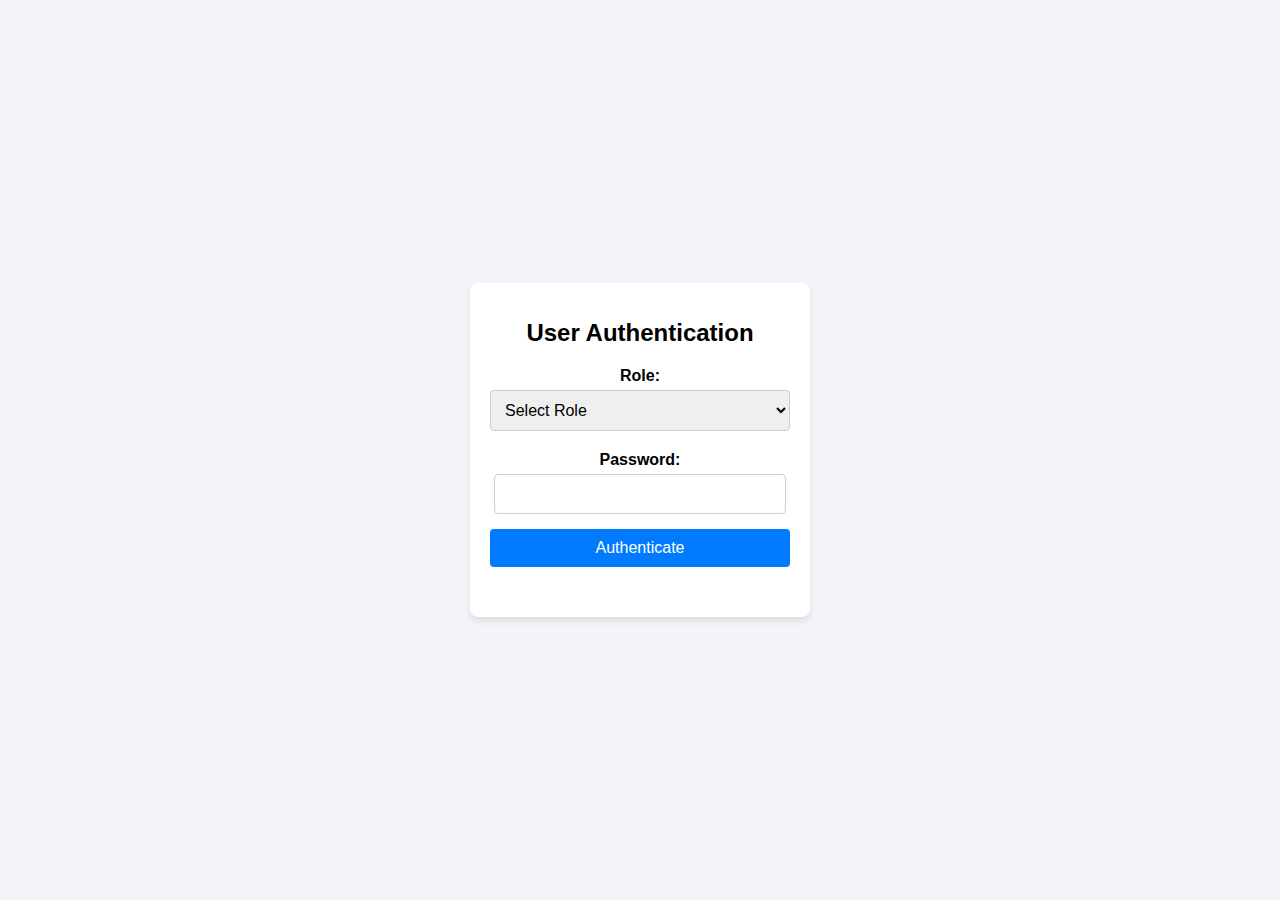
<file: WebDev T4-L4.1/index.html>
<!DOCTYPE html>
<html lang="en">
<head>
  <meta charset="UTF-8">
  <meta name="viewport" content="width=device-width, initial-scale=1.0">
  <title>Authentication Simulation</title>
  <link rel="stylesheet" href="style.css">
</head>
<body>
  <div class="container">
    <h1>User Authentication</h1>
    <form id="authForm">
      <label for="role">Role:</label>
      <select id="role" name="role" required>
        <option value="">Select Role</option>
        <option value="Department Head">Department Head</option>
        <option value="Faculty">Faculty</option>
        <option value="Student Officer">Student Officer</option>
        <option value="Student">Student</option>
      </select>

      <label for="password">Password:</label>
      <input type="password" id="password" name="password" required>

      <button type="submit">Authenticate</button>
    </form>
    <div id="output"></div>
  </div>

  <script src="script.js"></script>
</body>
</html>
</file>
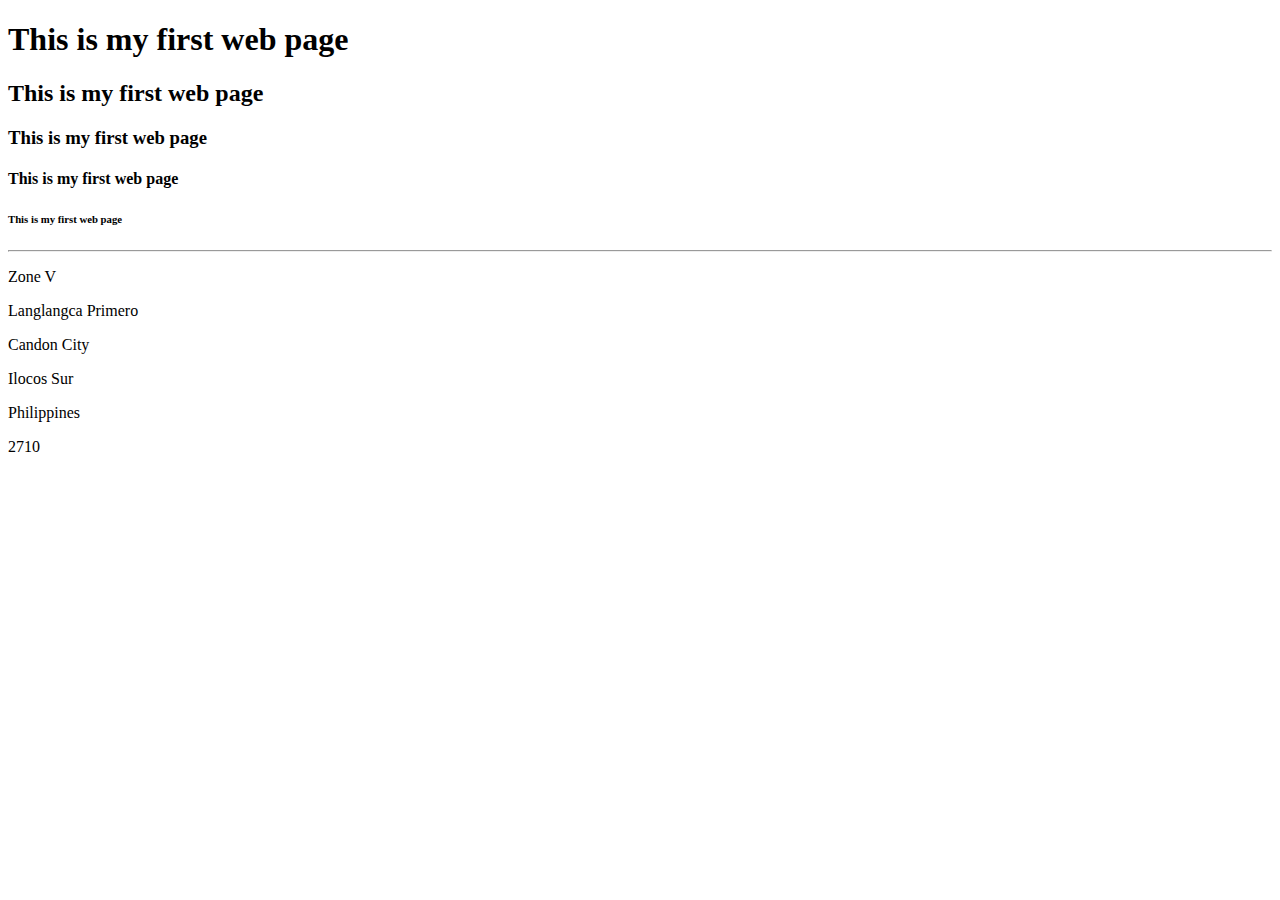
<file: WebDevLab T1-LA1 Web HTML Act 1/index.html>
<!DOCTYPE html>
<html lang="en">
<head>
    <meta charset="UTF-8">
    <meta name="viewport" content="width=device-width, initial-scale=1.0">
    <title>Genesis Manzano</title>
</head>
<body>
      <h1>This is my first web page</h1>
      <h2>This is my first web page</h2>
      <h3>This is my first web page</h3>
      <h4>This is my first web page</h4>
      <h6>This is my first web page</h6>
      <hr> <!-- horizontal line -->
  
      <!--address section -->
      <p>Zone V</p>
      <p>Langlangca Primero</p>
      <p>Candon City</p>
      <p>Ilocos Sur</p>
      <p>Philippines</p>
      <p>2710</p> 
</body>
</html>
</file>
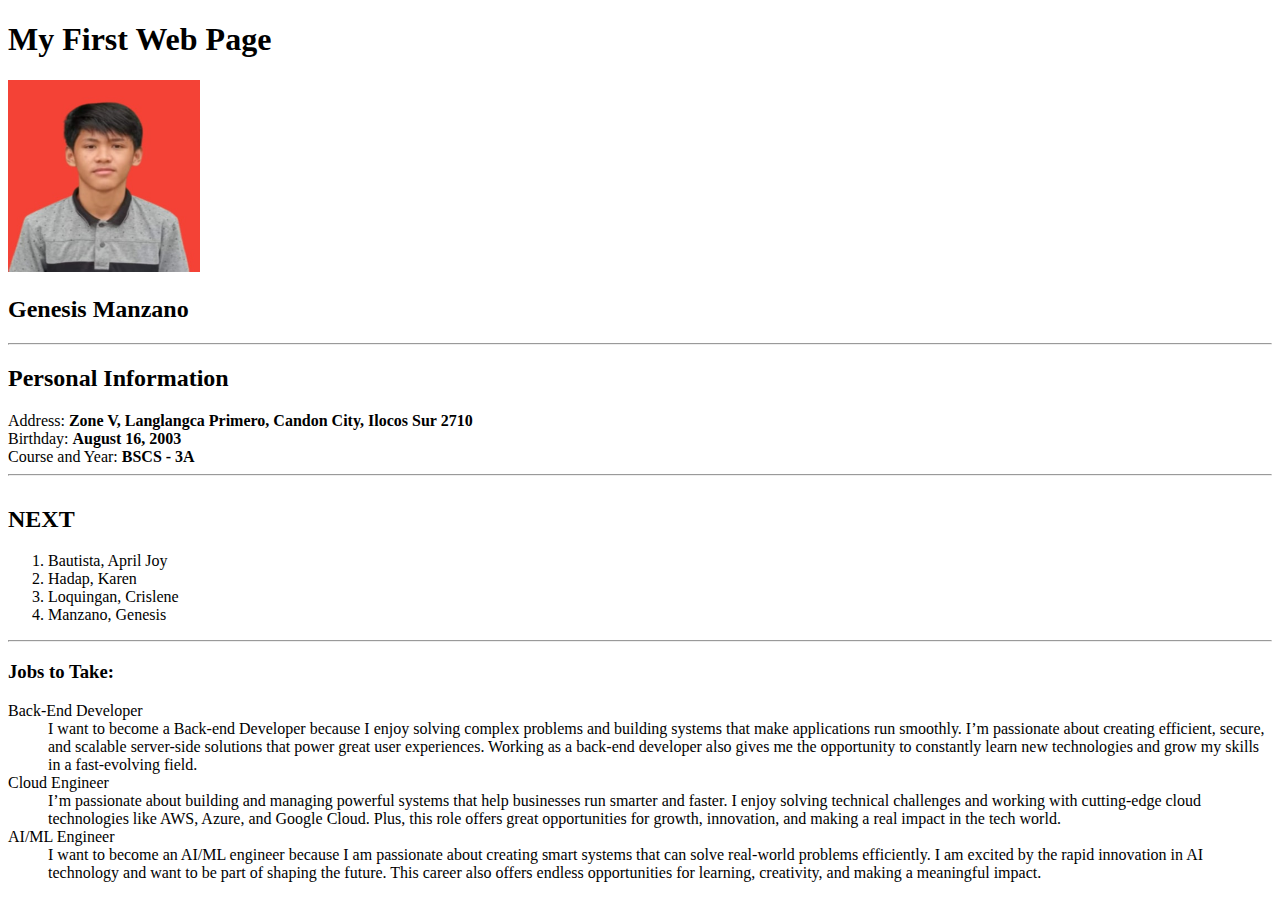
<file: WebDevLab T1-LA2 Web HTML Resume/index.html>
<!DOCTYPE html>
<html lang="en">
<head>
    <meta charset="UTF-8">
    <meta name="viewport" content="width=device-width, initial-scale=1.0">
    <title>Superman</title>
    <link rel="icon" href="download.png" type="image/x-icon">
</head>
<body>
    <h1>My First Web Page</h1>
    <img src="pixx.jfif" alt="My Profile Image" width="192" height="192"/>
<br>
    <h2>Genesis Manzano</h2>
    <hr>
    <p>
        <h2>Personal Information</h2>
        Address: <strong>Zone V, Langlangca Primero, Candon City, Ilocos Sur 2710</strong>
    <br>
        Birthday: <strong>August 16, 2003</strong>
    <br>
        Course and Year: <strong>BSCS - 3A</strong>
        <hr>
    </p>
    <p style="font-size: 30px;">
        <h2>NEXT</h2></span>
        <ol>
            <li>Bautista, April Joy</li>
            <li>Hadap, Karen</li>
            <li>Loquingan, Crislene</li>
            <li>Manzano, Genesis</li>
        </ol>
        <hr>
    </p>
    <p><h3>Jobs to Take:</h3>
        <dl>
            <dt>Back-End Developer</dt>
            <dd>I want to become a Back-end Developer because I enjoy solving complex problems and building systems that make applications run smoothly. I’m passionate about creating efficient, secure, and scalable server-side solutions that power great user experiences. Working as a back-end developer also gives me the opportunity to constantly learn new technologies and grow my skills in a fast-evolving field.<br></dd>

            <dt>Cloud Engineer</dt>
            <dd> I’m passionate about building and managing powerful systems that help businesses run smarter and faster. I enjoy solving technical challenges and working with cutting-edge cloud technologies like AWS, Azure, and Google Cloud. Plus, this role offers great opportunities for growth, innovation, and making a real impact in the tech world.<br></dd>

            <dt>AI/ML Engineer</dt>
            <dd>I want to become an AI/ML engineer because I am passionate about creating smart systems that can solve real-world problems efficiently. I am excited by the rapid innovation in AI technology and want to be part of shaping the future. This career also offers endless opportunities for learning, creativity, and making a meaningful impact.<br></dd>
        </dl>
    
    </p>
</body>
</html>
</file>
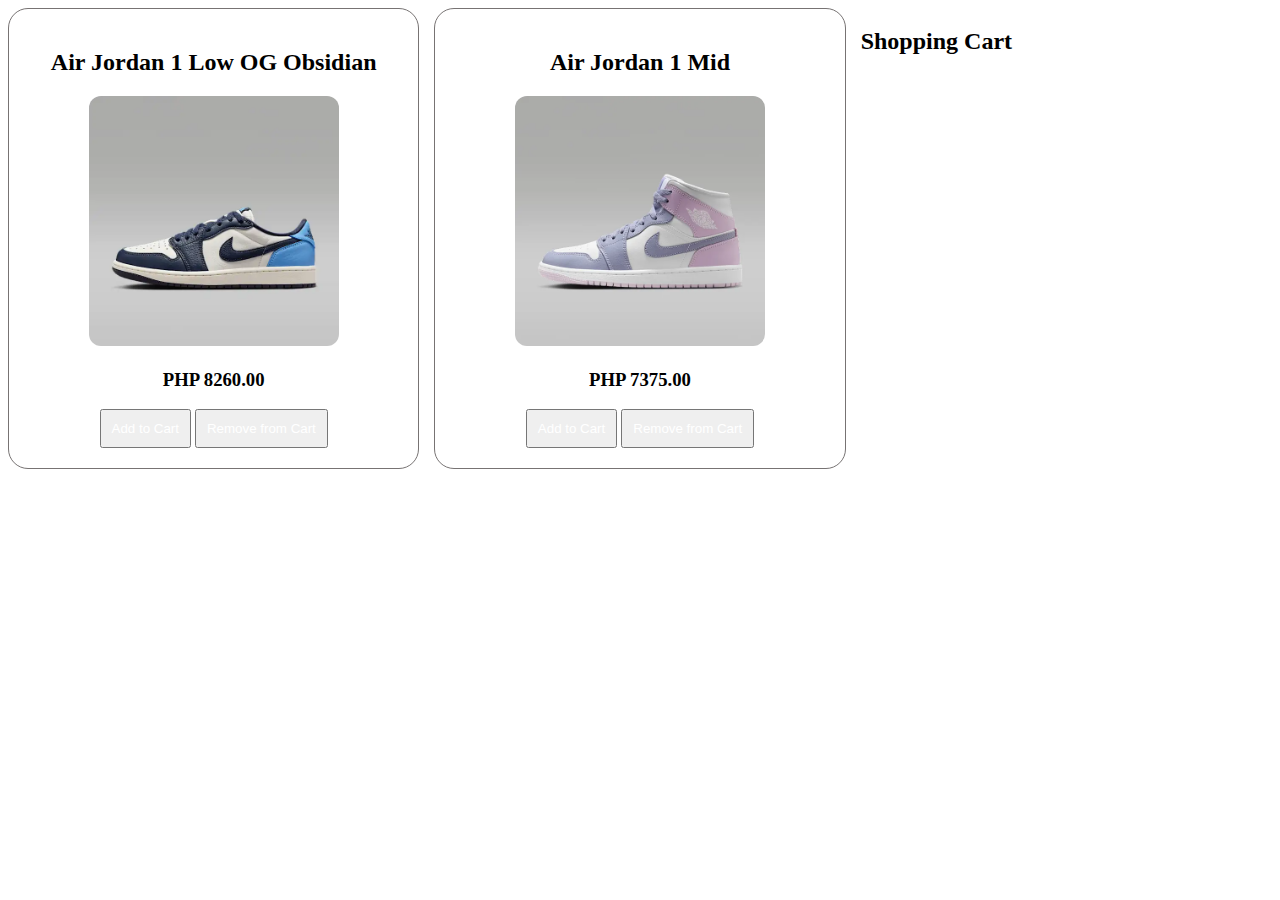
<file: WebDevLab T3-LA2 Simple Shopping Store (JS Activity)/index.html>
<!DOCTYPE html>
<html lang="en">
<head>
	<meta charset="UTF-8">
	<meta name="viewport" content="width=device-width, initial-scale=1.0">
	<link rel="stylesheet" href="./css/style.css">
	<title>Sole Philippines</title>
</head>
<body>
	<div class="container">
		<div class="product">
			<h2>Air Jordan 1 Low OG Obsidian</h2>
			<img src="asset/AirJordan1LowOGObsdian_8260.png" alt="">
			<h3>PHP 8260.00</h3>

			<!--add product to the cart -->
			<button onclick="addToCart('Jordan Low Obsidian', 8260.00)">Add to Cart</button>

			<!-- remove product from cart -->
			<button onclick="removeFromCart('Jordan Low Obsidian', 8260.00)">Remove from Cart</button>
		</div>
	
		<div class="product">
			<h2>Air Jordan 1 Mid</h2>
			<img src="asset/AirJordan1Mid_7375.png" alt="">
			<h3>PHP 7375.00</h3>

			<!--add product to the cart -->
			<button onclick="addToCart('Jordan 1 Mid', 7375.00)">Add to Cart</button>

			<!-- remove product from cart -->
			<button onclick="removeFromCart('Jordan 1 Mid', 7375.00)">Remove from Cart</button>
		</div>
	
		<!-- shopping cart section -->
		<div id="cart">
			<h2>Shopping Cart</h2>
			<!-- added product will get displayed -->
			<ul id="products"></ul>
		</div>
	</div>

	<script src="./js/cart.js" defer></script>
</body>
</html>
</file>
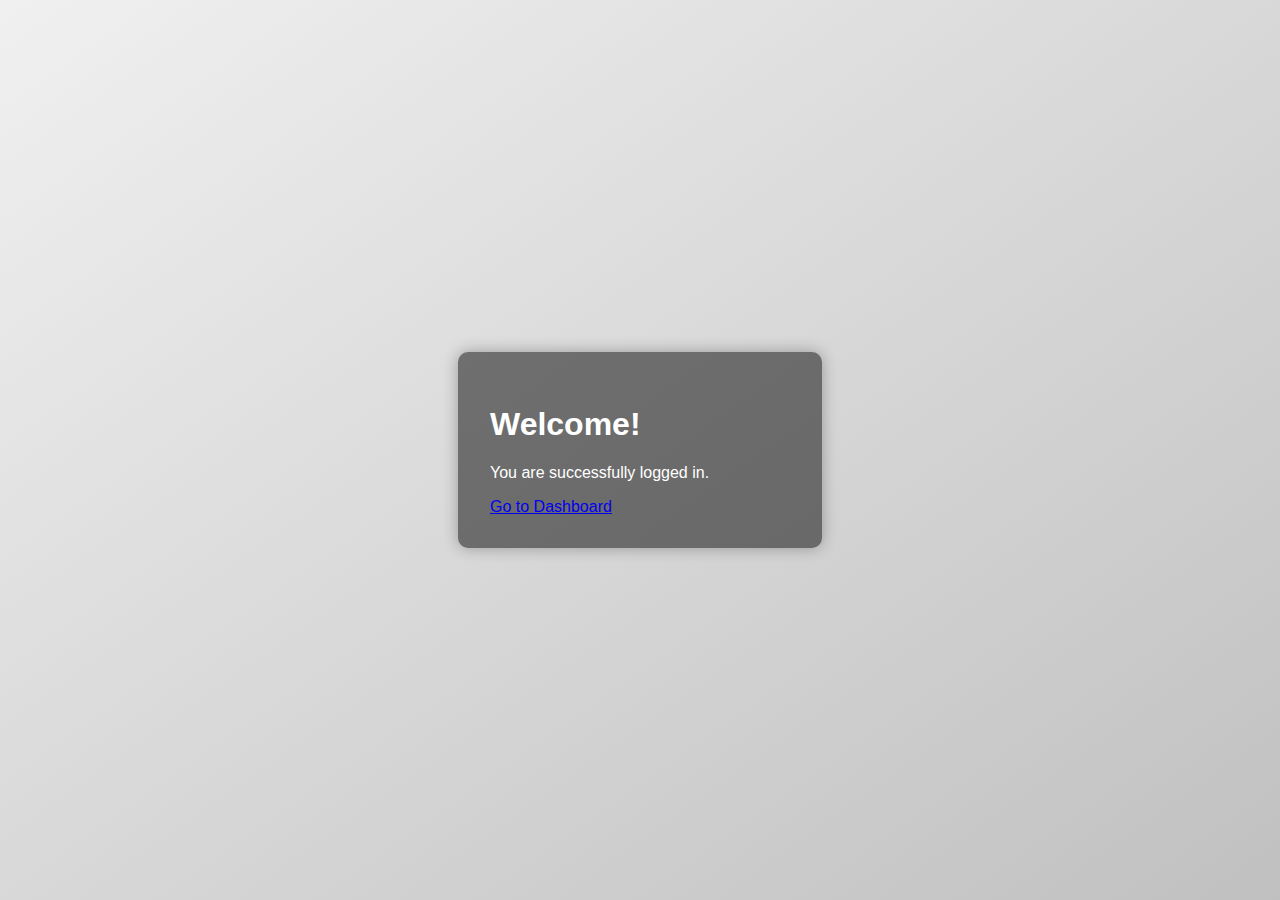
<file: WebDev T5-LA4/loggedIn.html>
<html lang="en">
<head>
  <meta charset="UTF-8">
  <meta name="viewport" content="width=device-width, initial-scale=1.0">
  <title>Welcome</title>
  <link rel="stylesheet" href="css/style.css">
</head>
<body>
  <div class="form-container">
    <h1>Welcome!</h1>
    <p>You are successfully logged in.</p>
    <a href="dashboard.html"> Go to Dashboard</a>
  </div>
</body>
</html>
</file>
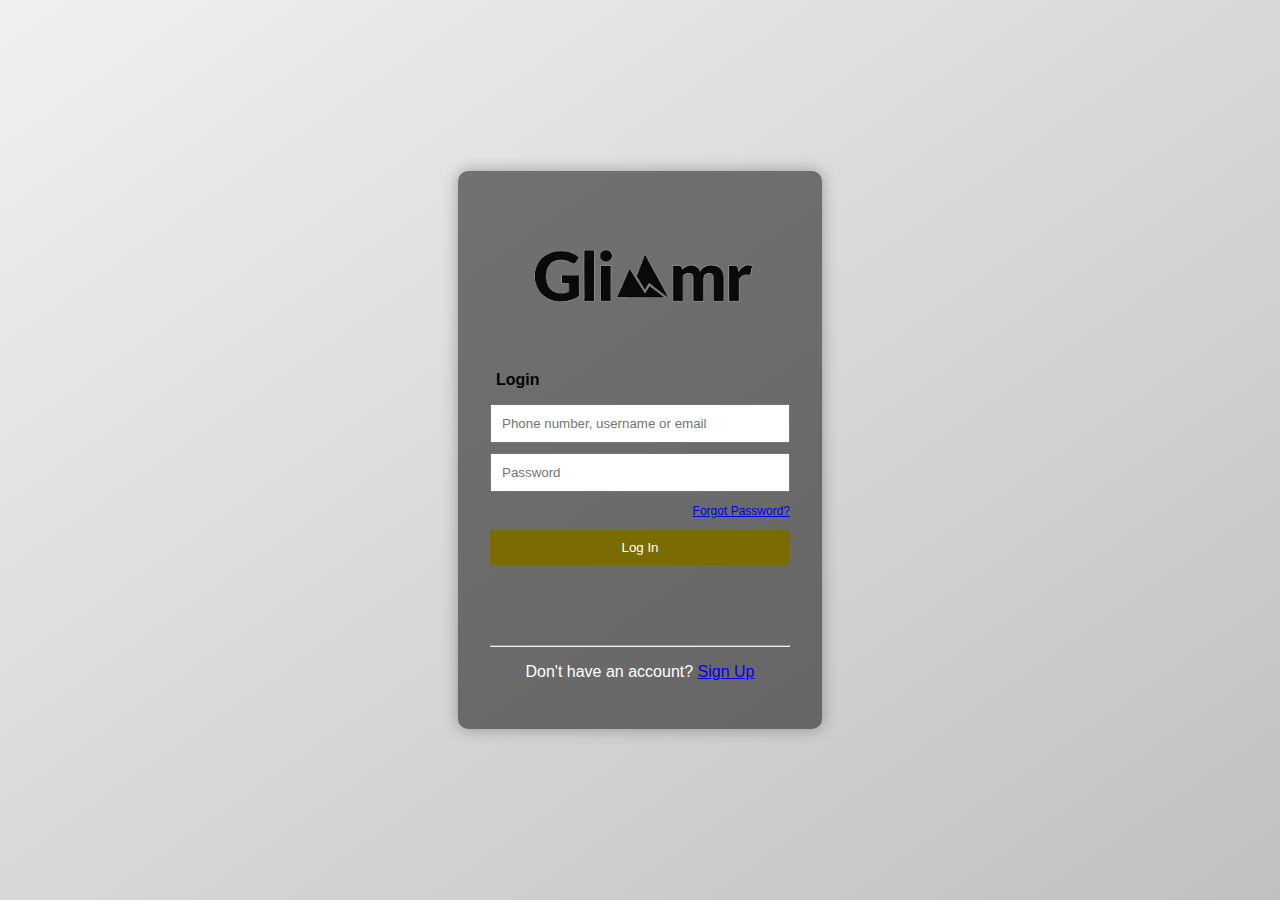
<file: WebDev T5-LA4/logIn.html>
<html lang="en">
<head>
  <meta charset="UTF-8">
  <meta name="viewport" content="width=device-width, initial-scale=1.0">
  <title>Login</title>
  <link rel="stylesheet" href="css/style.css">
</head>
<body>
  <div class="form-container">
    <img src="resources/logo.png" alt="Logo" class="logo">
    <h4>Login</h4>

    <form id="loginForm">
      <input type="text" id="login-username" placeholder="Phone number, username or email" required>
      <input type="password" id="login-password" placeholder="Password" required>
      <p class="forgot_password"><a href="#">Forgot Password?</a></p>
      <button type="submit">Log In</button>
    </form>
    
    <hr>

    <p class="bottom">Don't have an account? <a href="signUp.html">Sign Up</a></p>
  </div>
  <script src="js/main.js"></script>
</body>
</html>
</file>
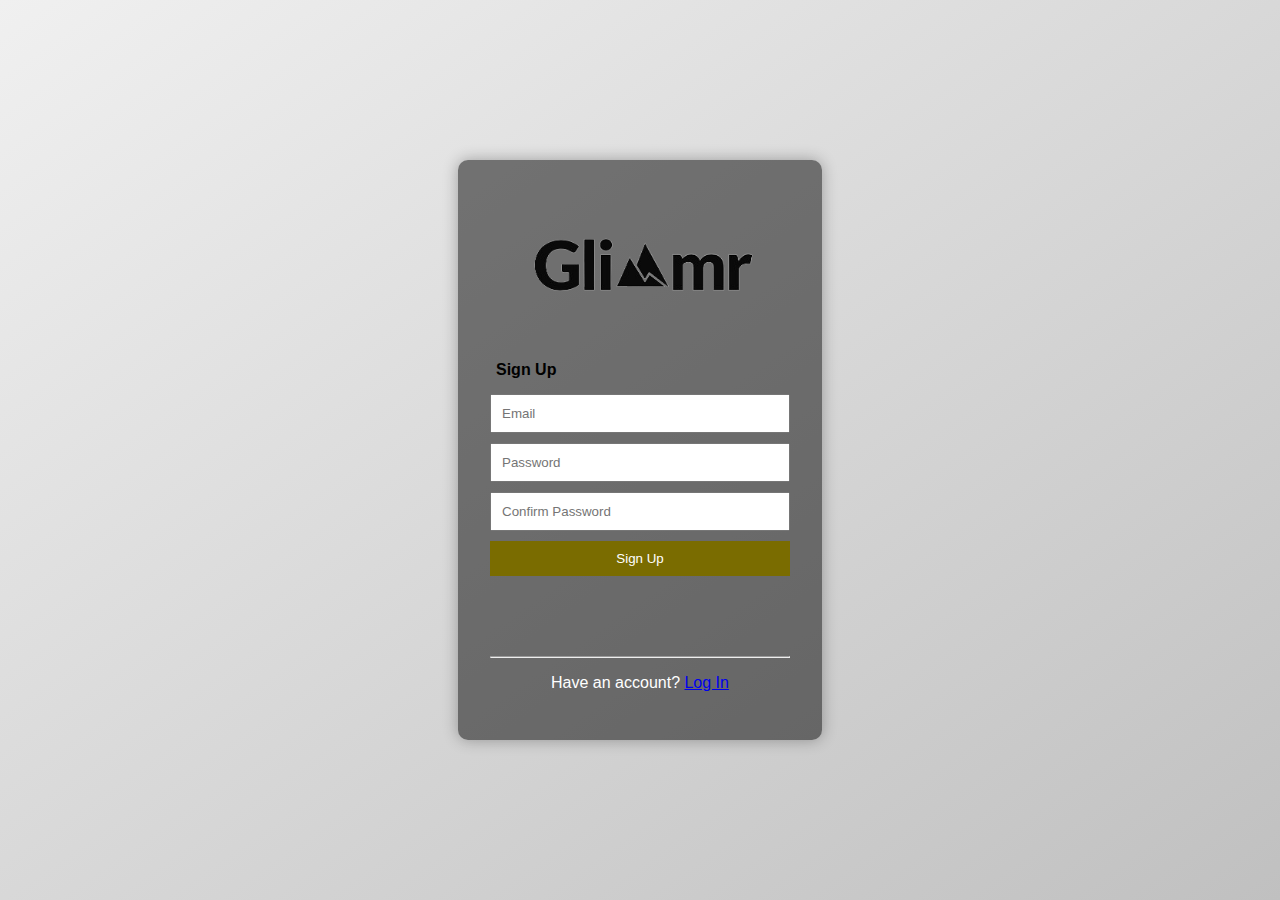
<file: WebDev T5-LA4/signUp.html>
<html lang="en">
<head>
  <meta charset="UTF-8">
  <meta name="viewport" content="width=device-width, initial-scale=1.0">
  <title>Sign Up</title>
  <link rel="stylesheet" href="css/style.css">
</head>
<body>
  <div class="form-container">
    <img src="resources/logo.png" alt="Logo" class="logo">
    <h4>Sign Up</h4>
    <form id="signupForm">
      <input type="email" id="signup-email" placeholder="Email" required>
      <input type="password" id="signup-password" placeholder="Password" required>
      <input type="password" id="signup-confirm" placeholder="Confirm Password" required>
      <button type="submit">Sign Up</button>
    </form>

    <hr>

    <p class="bottom">Have an account? <a href="logIn.html">Log In</a></p>
  </div>
  <script src="js/main.js"></script>
</body>
</html>
</file>
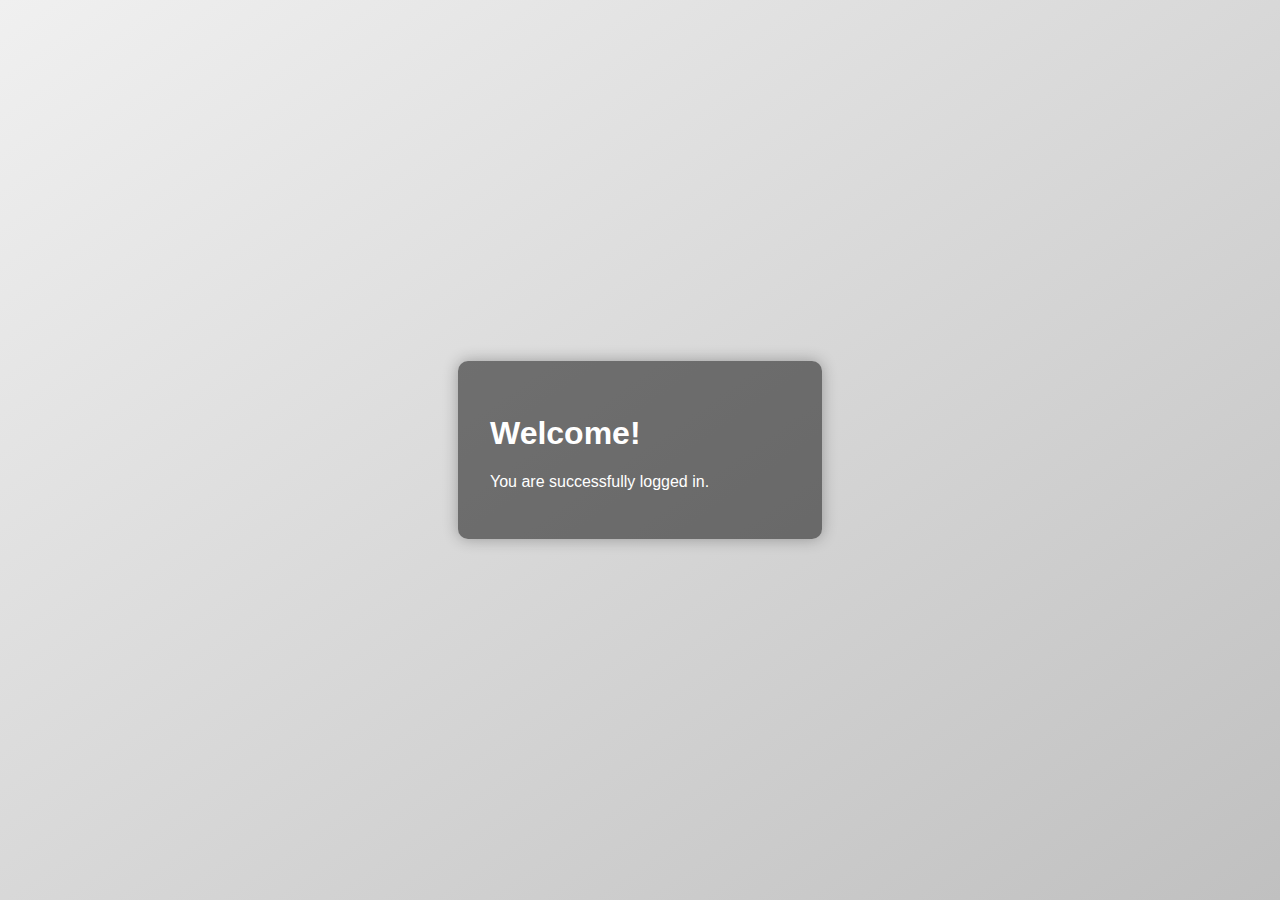
<file: WebDevLab T3-LA1.1/loggedIn.html>
<html lang="en">
<head>
  <meta charset="UTF-8">
  <meta name="viewport" content="width=device-width, initial-scale=1.0">
  <title>Welcome</title>
  <link rel="stylesheet" href="css/style.css">
</head>
<body>
  <div class="form-container">
    <h1>Welcome!</h1>
    <p>You are successfully logged in.</p>
  </div>
</body>
</html>
</file>
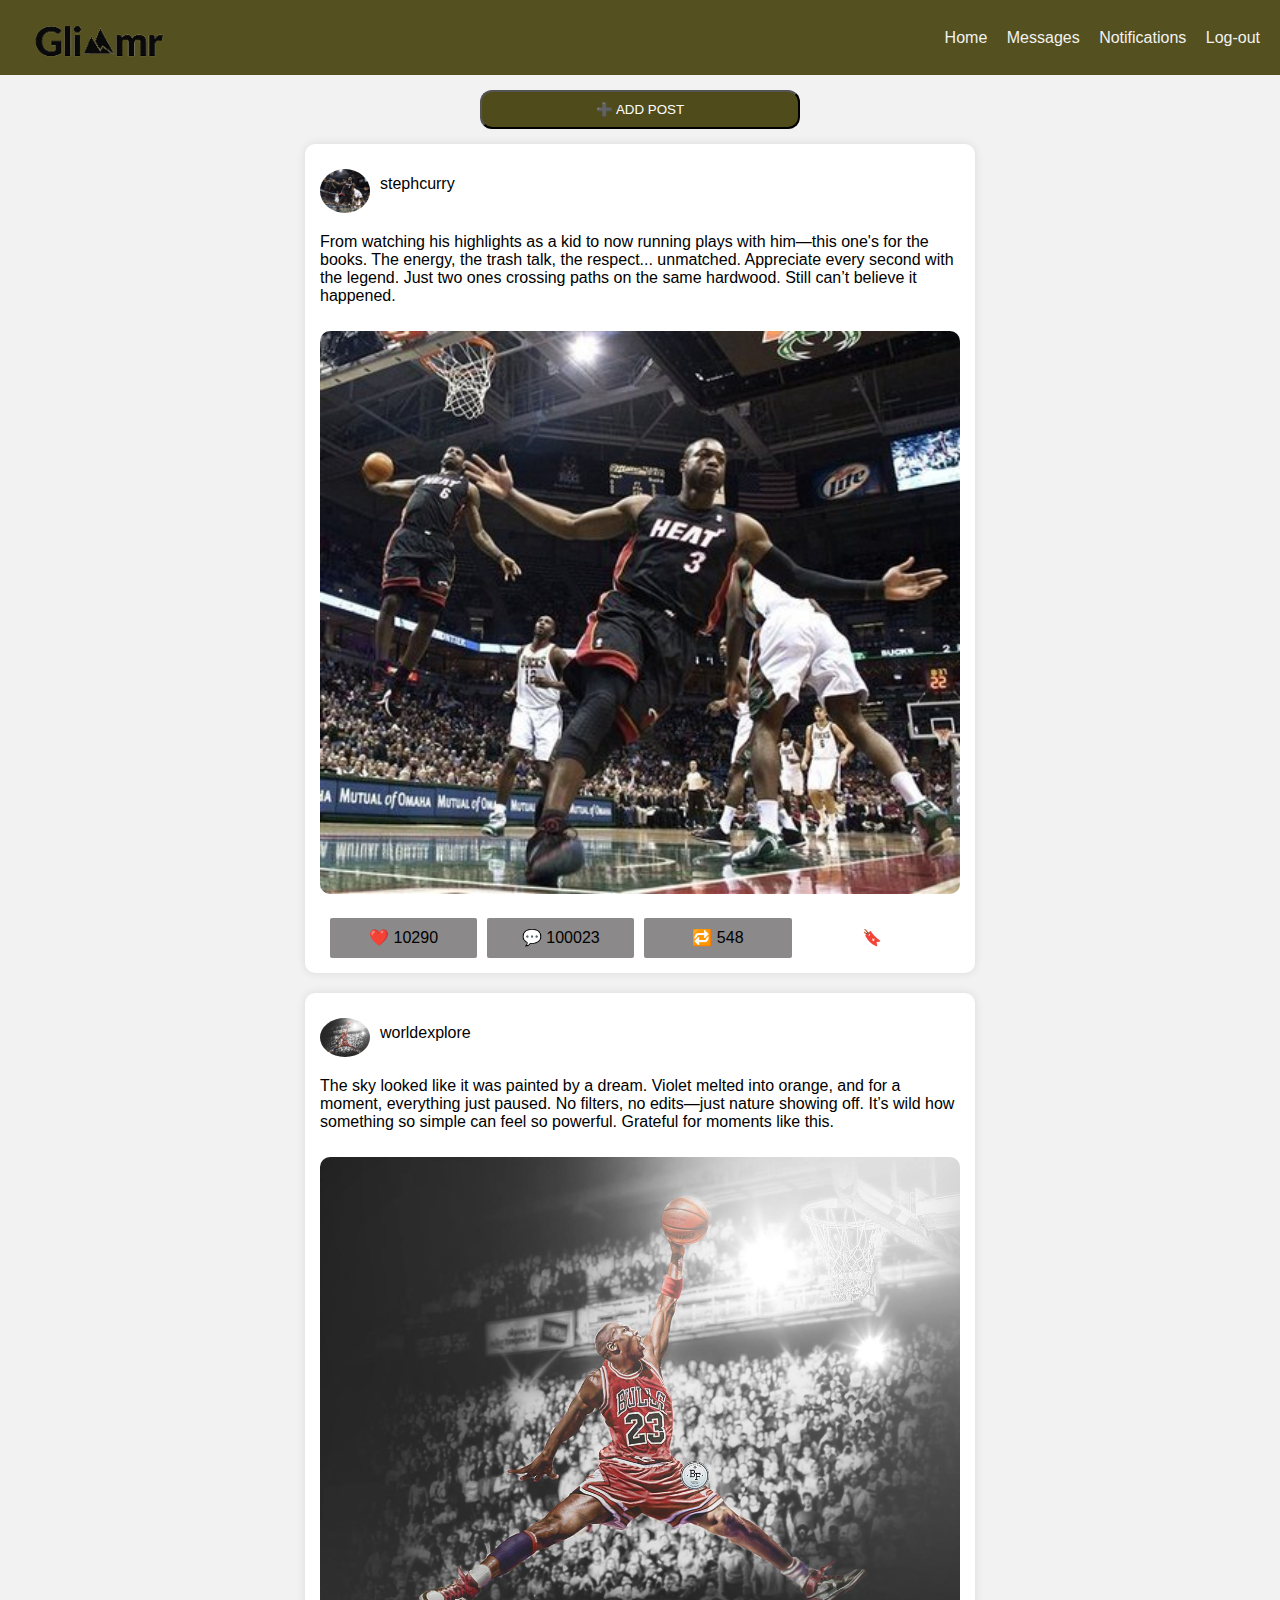
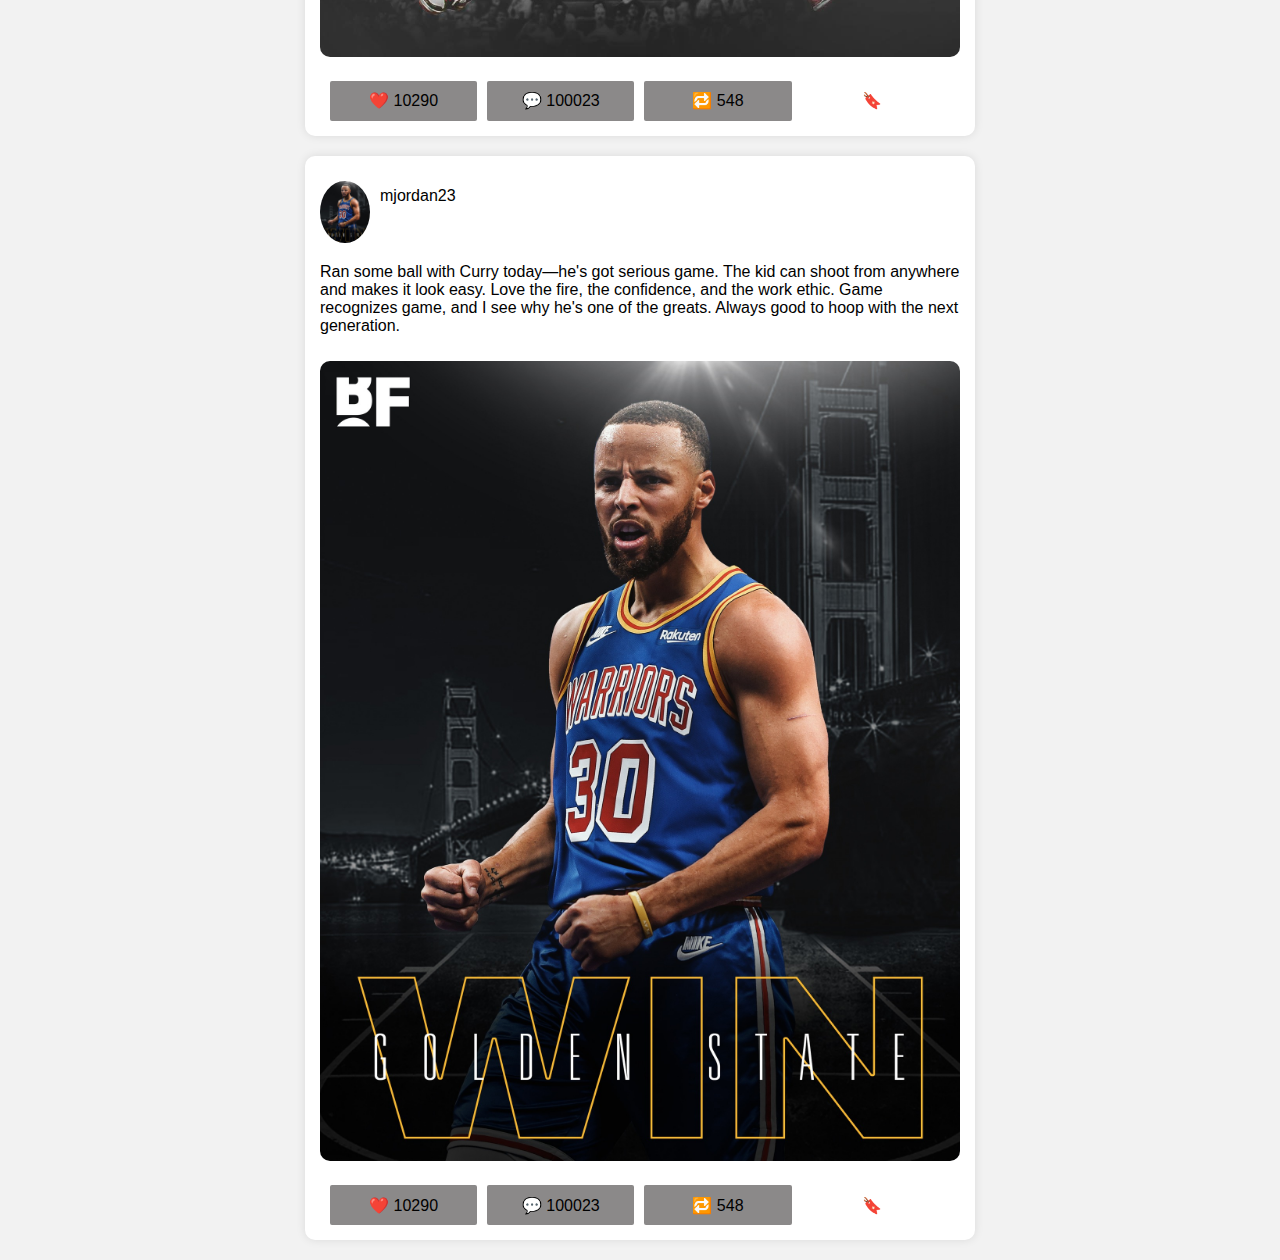
<file: WebDevLab T3-LA1.2 Social Media News Feed/newsfeed.html>
<!DOCTYPE html>
<html lang="en">
<head>
  <meta charset="UTF-8">
  <meta name="viewport" content="width=device-width, initial-scale=1.0">
  <title>News Feed</title>
  <link rel="stylesheet" href="css/style.css">
  <script src="js/script.js" defer></script>
</head>
<body>
  <header>
    <div class="logo"><img src="resources/logo.png" alt=""></div>
    <nav>
      <a href="#">Home</a>
      <a href="#">Messages</a>
      <a href="#">Notifications</a>
      <a href="#">Log-out</a>
    </nav>
  </header>

  <main>
    <button class="add-post">➕ ADD POST</button>

    <div class="post">
      <div class="user-info">
        <div class="user-icon"><img src="resources/legendary.jpg" alt="stephcurry" ></div>
        <div class="username"><p>stephcurry</p></div>
      </div>
      <p>From watching his highlights as a kid to now running plays with him—this one's for the books. The energy, the trash talk, the respect... unmatched. Appreciate every second with the legend. Just two ones crossing paths on the same hardwood. Still can’t believe it happened.</p>
      <img src="resources/legendary.jpg" alt="Curry image" >
      <div class="post-actions">

        <div class="react"><span>❤️ 10290</span></div>
        <div class="react"><span>💬 100023</span></div>
        <div class="react"><span>🔁 548</span></div>
        <div class="save"><span>🔖</span></div>
        
      </div>
    </div>

    <div class="post">
      <div class="user-info">
       <div class="user-icon"><img  src="resources/jordan.jpg" alt="worldexplore" ></div> 
        <div class="username"><p>worldexplore</p></div>
      </div>
      <p>The sky looked like it was painted by a dream. Violet melted into orange, and for a moment, everything just paused. No filters, no edits—just nature showing off. It’s wild how something so simple can feel so powerful. Grateful for moments like this.</p>
      <img src="resources/jordan.jpg" alt="sunset">
      <div class="post-actions">
        <div class="react"><span>❤️ 10290</span></div>
        <div class="react"><span>💬 100023</span></div>
        <div class="react"><span>🔁 548</span></div>
        <div class="save"><span>🔖</span></div>
      </div>
    </div>

    <div class="post">
      <div class="user-info">
        <div class="user-icon"><img src="resources/win.jpg" alt="mjordan23" ></div>
        <div class="username"><p>mjordan23</p></div>
      </div>
      <p>Ran some ball with Curry today—he's got serious game. The kid can shoot from anywhere and makes it look easy. Love the fire, the confidence, and the work ethic. Game recognizes game, and I see why he's one of the greats. Always good to hoop with the next generation.</p>
      <img src="resources/win.jpg" alt="MJ and Curry">
      <div class="post-actions">
        <div class="react"><span>❤️ 10290</span></div>
        <div class="react"><span>💬 100023</span></div>
        <div class="react"><span>🔁 548</span></div>
        <div class="save"><span>🔖</span></div>
      </div>
    </div>
  </main>
</body>
</html>
</file>
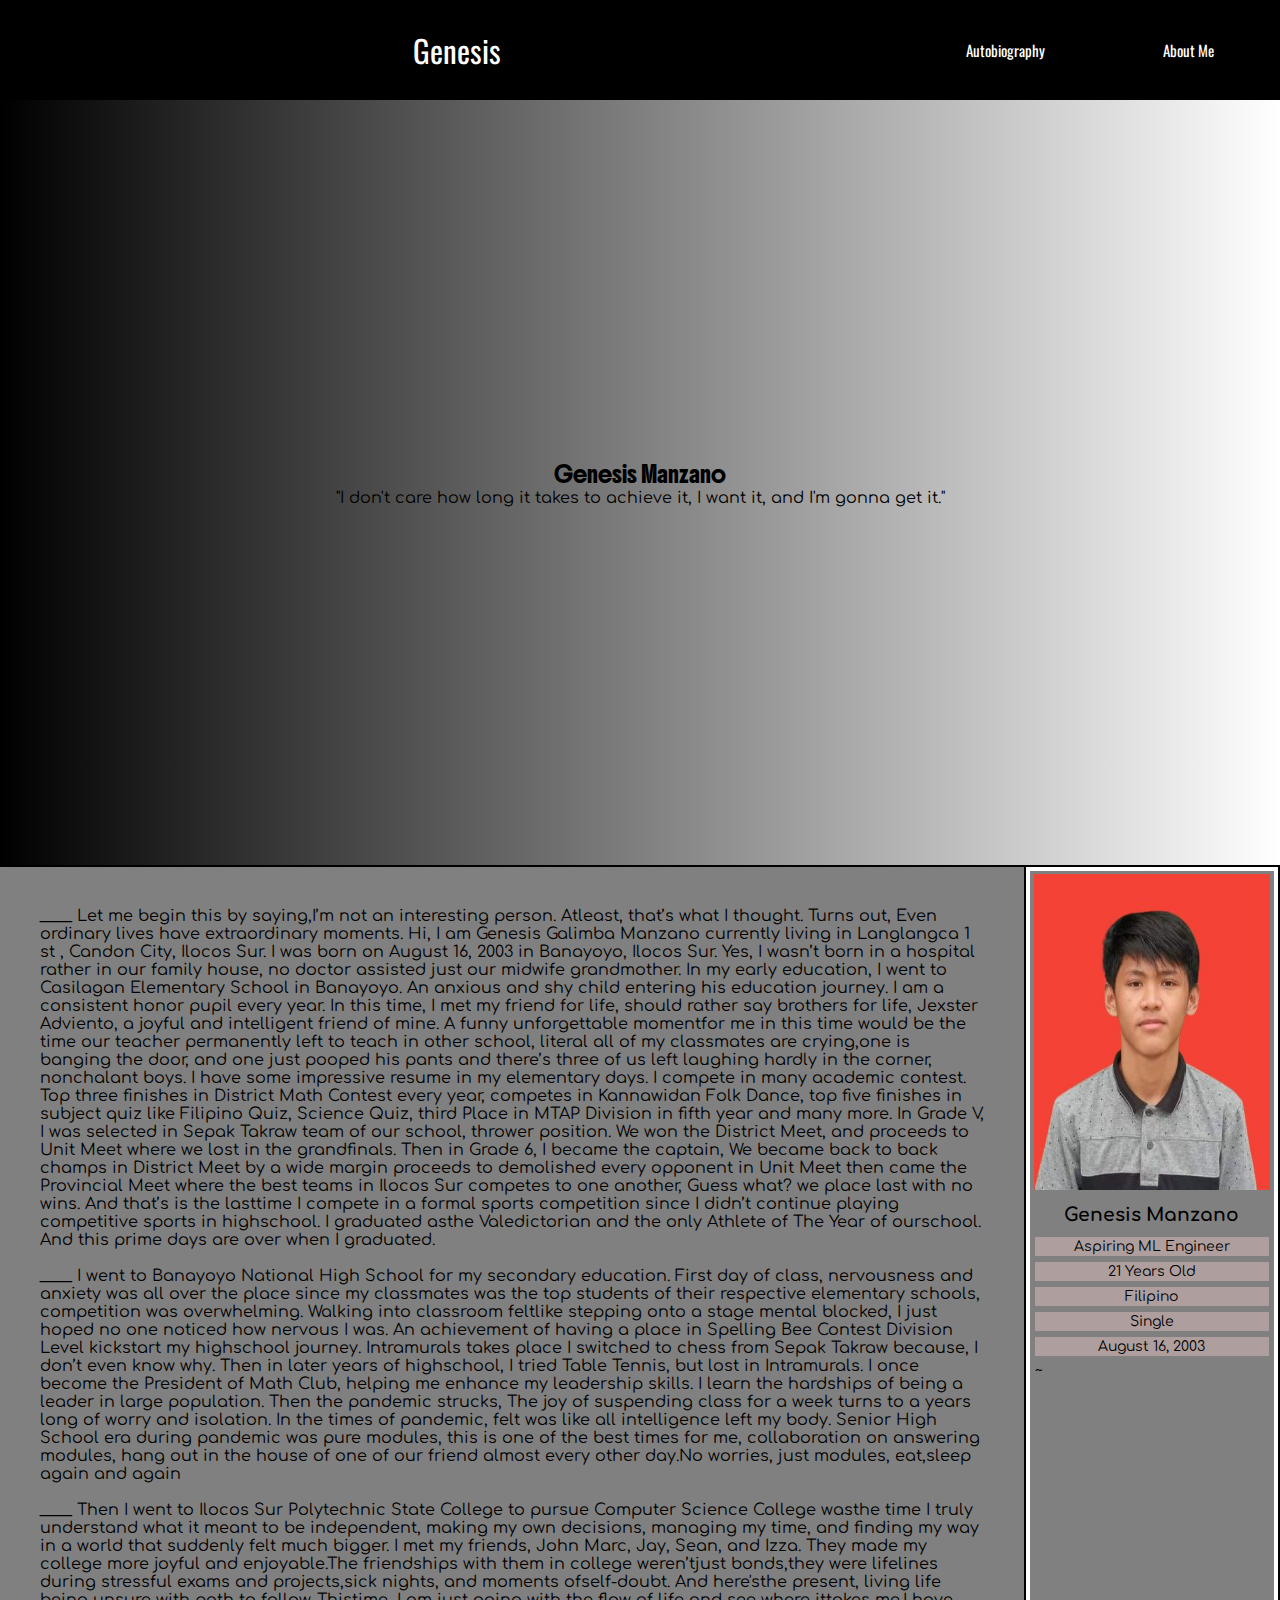
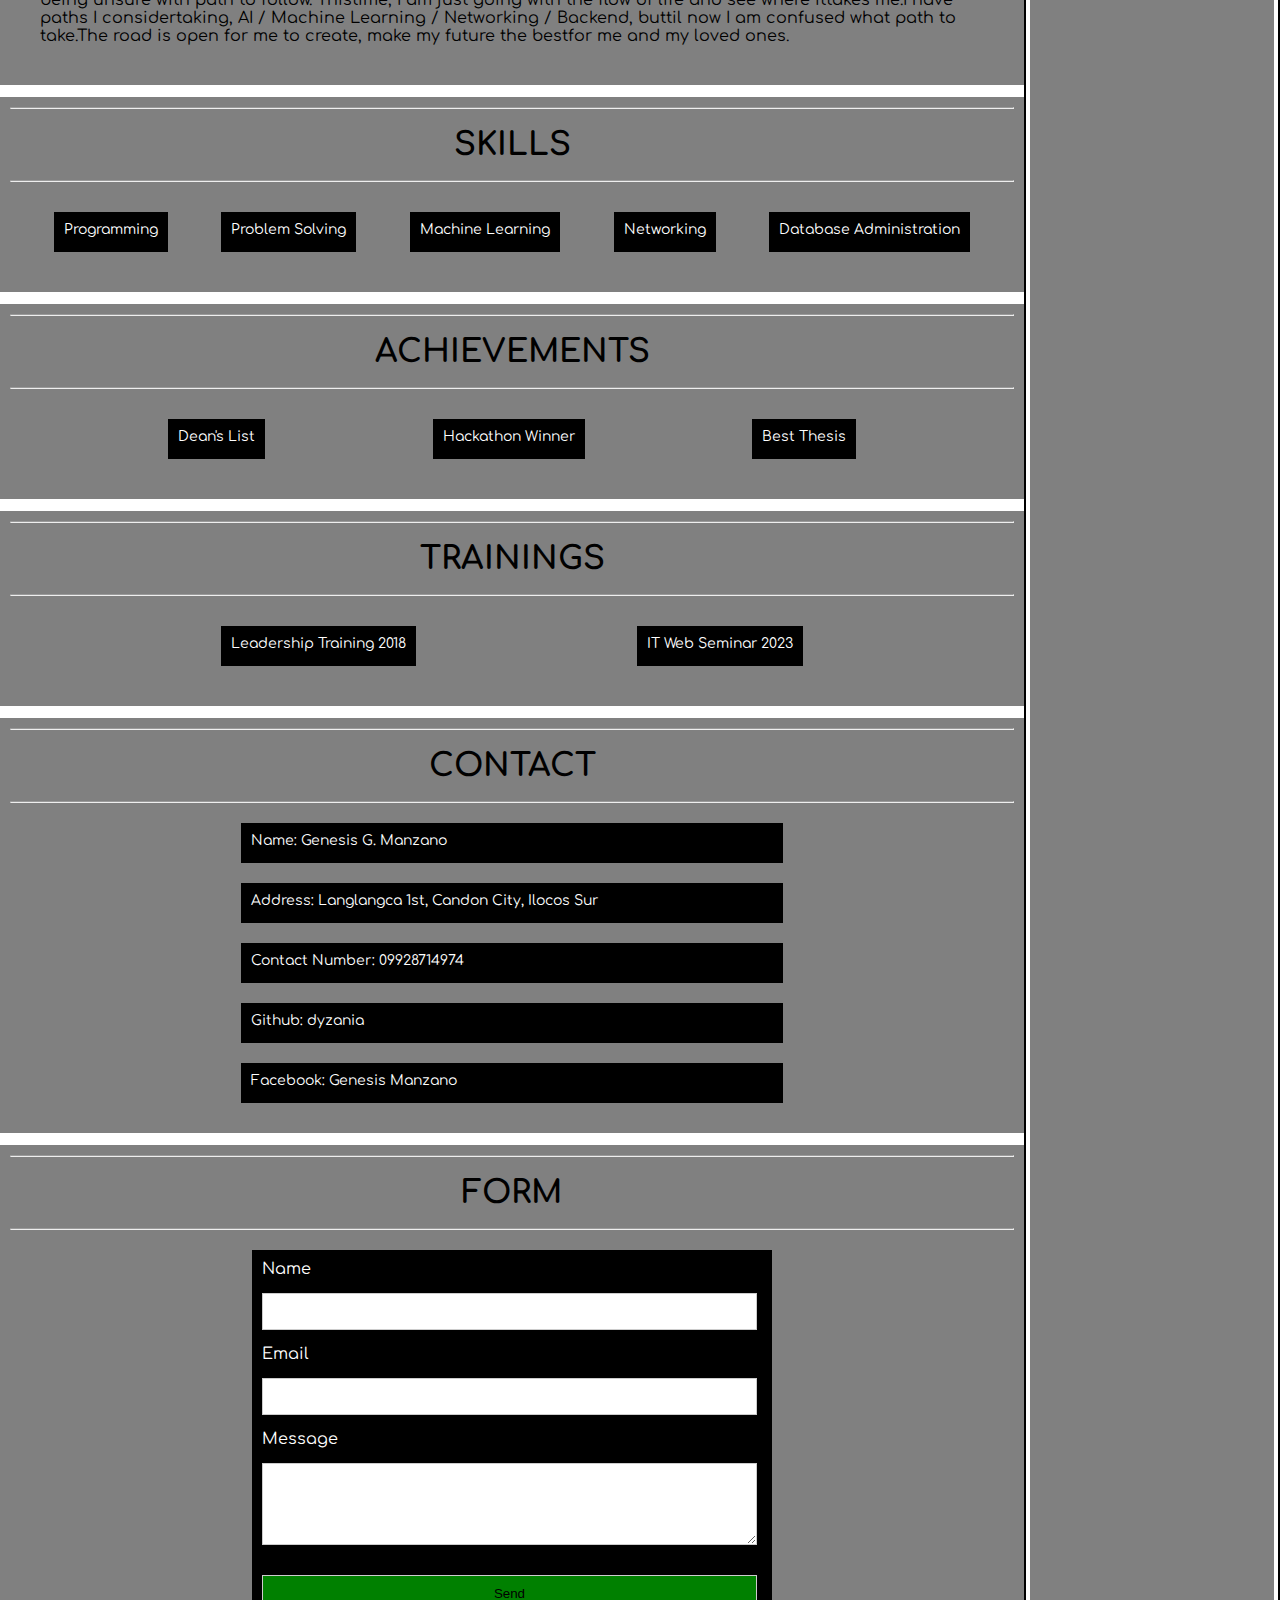
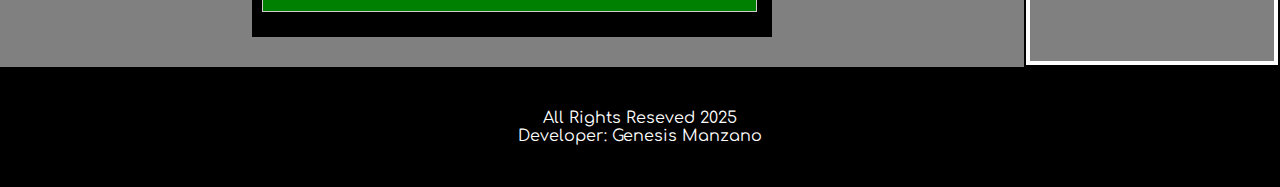
<file: WebDevMCO1  Autobiography/homepage.html>
<!DOCTYPE html>
<html lang="en">
<head>
    <meta charset="UTF-8">
    <meta name="viewport" content="width=device-width, initial-scale=1.0">
    <title>Homepage</title>
    <link rel="stylesheet" href="css/homepage.css">
    <link rel="stylesheet" href="css/fonts.css">
</head>
<body>  
        <header>
            <nav>
                <p style="font-family: Oswald">Genesis</p>
                <div class="buttons "><a href="#auto">Autobiography</a></div>
                <div class="buttons"><a href="#sk">About Me</a></div>
            </nav>
        </header>

        <section class="hero" style="height: 85vh; display: flex; flex-direction: column;">
            <p style="font-family: Boldonse;">Genesis Manzano</p>
            <p>"I don't care how long it takes to achieve it, I want it, and I'm gonna get it."</p>
        </section>

<main>
    <div class="sub_main">

        <section class="all_about_me">

            <div class="auto" id="auto">
                <p> ____ Let me begin this by saying,I’m not an interesting person. Atleast, that’s what I thought. Turns out, Even
                    ordinary lives have extraordinary moments. Hi, I am Genesis Galimba Manzano currently living in Langlangca 1
                    st , Candon City, Ilocos Sur. I was born on August 16, 2003 in Banayoyo, Ilocos Sur. Yes, I wasn’t born in a hospital
                    rather in our family house, no doctor assisted just our midwife grandmother. In my early education, I went to Casilagan Elementary School in Banayoyo. An anxious and shy child
                    entering his education journey. I am a consistent honor pupil every year. In this time, I met my friend for life, should rather say brothers for life, Jexster Adviento, a joyful and intelligent friend of mine. A funny unforgettable
                    momentfor me in this time would be the time our teacher permanently left to teach in other school, literal all of my
                    classmates are crying,one is banging the door, and one just pooped his pants and there’s three of us left laughing
                    hardly in the corner, nonchalant boys. I have some impressive resume in my elementary days. I compete in many academic contest. Top three finishes in
                    District Math Contest every year, competes in Kannawidan Folk Dance, top five finishes in subject quiz like Filipino
                    Quiz, Science Quiz, third Place in MTAP Division in fifth year and many more. In Grade V, I was selected in Sepak
                    Takraw team of our school, thrower position. We won the District Meet, and proceeds to Unit Meet where we
                    lost in the grandfinals. Then in Grade 6, I became the captain, We became back to back champs in District Meet by
                    a wide margin proceeds to demolished every opponent in Unit Meet then came the Provincial Meet where the best
                    teams in Ilocos Sur competes to one another, Guess what? we place last with no wins. And that’s is the lasttime I
                    compete in a formal sports competition since I didn’t continue playing competitive sports in highschool. I
                    graduated asthe Valedictorian and the only Athlete of The Year of ourschool. And this prime days are over when I graduated. <br><br>____ I went to Banayoyo National High School for my secondary education. First day of class, nervousness and
                    anxiety was all over the place since my classmates was the top students of their respective elementary schools, competition was overwhelming. Walking into classroom feltlike stepping onto a stage mental blocked, I just hoped
                    no one noticed how nervous I was. An achievement of having a place in Spelling Bee Contest Division Level
                    kickstart my highschool journey. Intramurals takes place I switched to chess from Sepak Takraw because, I don’t even know why. Then in later
                    years of highschool, I tried Table Tennis, but lost in Intramurals. I once become the President of Math Club, helping
                    me enhance my leadership skills. I learn the hardships of being a leader in large population. Then the pandemic strucks, The joy of suspending class for a week turns to a years long of worry and isolation. In
                    the times of pandemic, felt was like all intelligence left my body. Senior High School era during pandemic was pure
                    modules, this is one of the best times for me, collaboration on answering modules, hang out in the house of one of
                    our friend almost every other day.No worries, just modules, eat,sleep again and again
                    <br><br>
                    ____ Then I went to Ilocos Sur Polytechnic State College to pursue Computer Science College wasthe time I truly
                    understand what it meant to be independent, making my own decisions, managing my time, and finding my way in a
                    world that suddenly felt much bigger. I met my friends, John Marc, Jay, Sean, and Izza. They made my college more
                    joyful and enjoyable.The friendships with them in college weren’tjust bonds,they were lifelines during stressful exams
                    and projects,sick nights, and moments ofself-doubt. And here'sthe present, living life being unsure with path to follow. Thistime, I am just going with the flow of life and
                    see where ittakes me.I have paths I considertaking, AI / Machine Learning / Networking / Backend, buttil now I am
                    confused what path to take.The road is open for me to create, make my future the bestfor me and my loved ones.</p>
            </div>

            <div class="box skills" id="sk">
                <hr><br>
                <h1>SKILLS</h1><br>
                <hr>
                <div class="wrapper">
                    <p>Programming</p>
                    <p>Problem Solving</p>
                    <p>Machine Learning</p>
                    <p>Networking</p>
                    <p>Database Administration</p>
                </div>
            </div>

            <div class="box achievements">
                <hr><br>
                <h1>ACHIEVEMENTS</h1> <br>
                <hr>
                <div class="wrapper">
                    <p>Dean's List</p>
                    <p>Hackathon Winner</p>
                    <p>Best Thesis</p>

                </div>
            </div>

            <div class="box trainings">
                <hr><br>
                <h1>TRAININGS</h1> <br>
                <hr>
                <div class="wrapper">
                    <p>Leadership Training 2018</p>
                    <p>IT Web Seminar 2023</p>
                </div>
            </div>

            <div class="box contact">
                <hr> <br>
                <h1>CONTACT</h1> <br> <hr>
                <div class="contact_info">
                    <p>Name: Genesis G. Manzano</p>
                    <p>Address: Langlangca 1st, Candon City, Ilocos Sur</p>
                    <p>Contact Number: 09928714974</p>
                    <p>Github: dyzania</p>
                    <p>Facebook: Genesis Manzano</p>   
                </div>
            </div>
            <div class="box form">
                <hr> <br>
                <h1>FORM</h1> <br> <hr>
                <div class="form-container">
                    <form action="#" method="post">
                        <label for="name">Name</label>
                        <input type="text" id="name" name="name" required>
                        
                        <label for="email">Email</label>
                        <input type="email" id="email" name="email" required>
                        
                        <label for="message">Message</label>
                        <textarea id="message" name="message" rows="4" required></textarea>
                        
                        <button type="submit" id="Send">Send</button>
                    </form>
                </div>
            </div>


        </section>
    </div>

    <aside>
        <div class="as-cntnt-wrapper">
            <img src="asset/portrait.jpg" alt="portrait photo">
            <div class="personal_info">
                <h3 style="text-align: center; margin: 12px;">Genesis Manzano</h3>
                <p>Aspiring ML Engineer</p>
                <p>21 Years Old</p>
                <p>Filipino</p>
                <p>Single</p>
                <p>August 16, 2003</p>~
            </div>
        </div>
    </aside>
</main>
        <footer>
            <p>All Rights Reseved 2025 </p>
            <p>Developer: Genesis Manzano</p>
            <p</p>
        </footer>
</body>
</html>
</file>
<file: WebDev T4-L4.1/style.css>
body {
    font-family: Arial, sans-serif;
    background-color: #f4f4f9;
    margin: 0;
    padding: 0;
    display: flex;
    justify-content: center;
    align-items: center;
    height: 100vh;
  }
  
  .container {
    background: #fff;
    padding: 20px;
    border-radius: 8px;
    box-shadow: 0 4px 6px rgba(0, 0, 0, 0.1);
    width: 300px;
    text-align: center;
  }
  
  h1 {
    font-size: 24px;
    margin-bottom: 20px;
  }
  
  label {
    display: block;
    margin: 10px 0 5px;
    font-weight: bold;
  }
  
  select, button {
    width: 100%;
    padding: 10px;
    margin-bottom: 10px;
    border: 1px solid #ccc;
    border-radius: 4px;
    font-size: 16px;
  }
  input {
    width: 90%;
    padding: 10px;
    margin-bottom: 15px;
    border: 1px solid #ccc;
    border-radius: 4px;
    font-size: 16px;
  }
  
  button {
    background-color: #007bff;
    color: white;
    border: none;
    cursor: pointer;
  }
  
  button:hover {
    background-color: #0056b3;
  }
  
  #output {
    margin-top: 20px;
    font-size: 14px;
    color: #333;
  }
</file>
<file: WebDevLab T3-LA2 Simple Shopping Store (JS Activity)/css/style.css>
body {
    max-width: 100%;
}

.container {
    display: grid;
    grid-template-columns: repeat(3, 1fr);
    gap: 15px;
}

.product {
    border: 1px solid rgb(119, 115, 115);
    border-radius: 20px;
    padding: 20px;
    text-align: center;
}

img {
    height: 250px;
    border-radius: 12px;
}

button{
    color: white;
    padding: 10px
}
.add {
    background-color: green;
}
.remove {
    background-color: red;
}
</file>
<file: WebDev T5-LA4/css/style.css>
body {
  font-family: Arial, sans-serif;
  background: linear-gradient(to bottom right, #f0f0f0, #c0c0c0);
  display: flex;
  justify-content: center;
  align-items: center;
  height: 100vh;
  margin: 0;
}

.form-container {
  background: rgba(0, 0, 0, 0.5);
  padding: 2rem;
  border-radius: 10px;
  color: white;
  width: 300px;
  box-shadow: 0 0 15px rgba(0,0,0,0.3);
}


input, button {
  display: block;
  width: 100%;
  margin: 10px 0;
  padding: 10px;
}

button {
  background-color: #7a6c00;
  color: white;
  border: none;
  cursor: pointer;
}

button:hover {
  background-color: #5f5500;
}


img {
  width: 90%;
  height: auto;
  margin: 20px 0 20px 18px;
}
h4 {
    color: black;
    margin-bottom: 15px;
    margin-left: 6px;
}
.forgot_password {
    text-align: end;
    font-size: 12px;
}
#loginForm,#signupForm {
    margin-bottom: 80px;
}
.bottom {
    text-align: center;
}
</file>
<file: WebDevLab T3-LA1.1/css/style.css>
body {
  font-family: Arial, sans-serif;
  background: linear-gradient(to bottom right, #f0f0f0, #c0c0c0);
  display: flex;
  justify-content: center;
  align-items: center;
  height: 100vh;
  margin: 0;
}

.form-container {
  background: rgba(0, 0, 0, 0.5);
  padding: 2rem;
  border-radius: 10px;
  color: white;
  width: 300px;
  box-shadow: 0 0 15px rgba(0,0,0,0.3);
}


input, button {
  display: block;
  width: 100%;
  margin: 10px 0;
  padding: 10px;
}

button {
  background-color: #7a6c00;
  color: white;
  border: none;
  cursor: pointer;
}

button:hover {
  background-color: #5f5500;
}


img {
  width: 90%;
  height: auto;
  margin: 20px 0 20px 18px;
}
h4 {
    color: black;
    margin-bottom: 15px;
    margin-left: 6px;
}
.forgot_password {
    text-align: end;
    font-size: 12px;
}
#loginForm,#signupForm {
    margin-bottom: 80px;
}
.bottom {
    text-align: center;
}
</file>
<file: WebDevLab T3-LA1.2 Social Media News Feed/css/style.css>
body {
  font-family: 'Segoe UI', Tahoma, Geneva, Verdana, sans-serif;
  background-color: #f2f2f2;
  margin: 0;
  padding: 0;
}

header {
  display: flex;
  justify-content: space-between;
  align-items: center;
  padding: 10px 20px;
  background-color: #55501f;
  color: white;
  height: 55px;
}

.logo {
    height: 100%;
    width: fit-content;
}
.logo img {
    width: 45%;
    height: auto;
}

header img {
  height: 30px;
}
.add-post {
    margin-top: 15px;
    width: 25%;
    height: auto;
    margin-bottom: 15px;
    padding: 10px;
    background-color: #504b1b;
    color: white;
    font-weight: 500;
    border-radius: 12px;
}

.add-post-btn {
  display: block;
  margin: 20px auto;
  padding: 10px 20px;
  background-color: #b0a44c;
  color: white;
  border: none;
  border-radius: 5px;
  font-size: 14px;
  cursor: pointer;
}

.post {
  background-color: white;
  border-radius: 10px;
  padding: 15px;
  max-width: 50%;
  box-shadow: 0 0 10px rgba(0, 0, 0, 0.1);
  margin-bottom: 20px;
}

.post img {
  width: 100%;
  border-radius: 10px;
  margin-top: 10px;
}

.post .user {
  display: flex;
  align-items: center;
  gap: 10px;
  margin-bottom: 10px;
}

.post .user img {
  border-radius: 50%;
  width: 30px;
  height: 30px;
}
.post-actions {
    display: flex;
    width: 100%;
    flex-grow: 2 2 2 1;
    margin-top: 20px;
}
.react {
    height: 40px;
    display: flex;
    width: 23%;
    justify-content: center;
    align-items: center;
    background-color: #8b8989;
    border: right 1px solid #f2f2f2;
    border-radius: 2px;
    margin-left: 10px;
}
.save {
    height: 40px;
    display: flex;
    width: 25%;
    justify-content: center;
    align-items: center;
}

.reactions {
  display: flex;
  justify-content: space-between;
  font-size: 14px;
  margin-top: 10px;
  color: #555;
}
main {
    display: flex;
    flex-direction: column;
    align-items: center;
}
nav a {
    text-decoration: none;
    margin-left: 15px;
    color: #f2f2f2;
}
.user-icon {
    width: 50px;
    height: auto;
}
.user-icon img {
    border-radius: 50%;
}
.user-info {
    display: flex;
}
.username {
    display: flex;
    justify-content: center;
    margin-left: 10px;
}
</file>
<file: WebDevMCO1  Autobiography/css/homepage.css>
* {
    margin: 0;
    padding: 0;
    box-sizing: border-box;
}
html {
    scroll-behavior: smooth;
}

body {
    margin: 0;
    padding: 0;
    font-family: 'Comfortaa';
    display: flex;
    flex-direction: column;
}
header {
    width: 100%;
    height: 100px;
}
hr {
    color: darkcyan;
}
nav {
    height: 100%;
    width: 100%;
    display: grid;
    grid-template-columns: 5fr 1fr 1fr;
    background-color: black;
    font-family: 'Oswald';
}
nav > .buttons {
    background-color:black;
    font-size: 15px;
    border: 0;
    text-align: center;
    align-content: center;
    height: 100px;
}
nav > .buttons > a {
    text-decoration: none;
    color: white;
}
nav > p {
    color: white;
    text-align: center;
    align-content: center;
    font-size: 31px;
}

main {
    display: grid;
    grid-template-columns: 4fr 1fr;
    width: 100%;
    height: auto;
}
.sub_main {
    display: grid;
    margin: 0;
    border-top: 2px solid black;
}
.all_about_me {
    display: grid;
}

h1 {
    text-align: center;
}
.hero {
    background: linear-gradient(90deg, black, white);
    margin: 0;
    justify-content: center;
    align-items: center;
}
aside {
    padding: 4px;
    border: 2px solid black;
    overflow: auto; 
}   

.as-cntnt-wrapper {
    position: sticky;
    top: 0;
    height: 100%;
    width: 100%;
    display: flex;
    flex-direction: column;
    align-items: center;
    background-color: grey;
    justify-self: center;
}
.as-cntnt-wrapper > img {
    width: 97%;
    aspect-ratio: 3/4;
    margin-bottom: 3px;
    margin-top: 3px;
    justify-content: center;
}
.personal_info {
    width: 96%;
    height: auto;
}
.personal_info > p {
    font-size: clamp(4px, 14px, 18px);
    justify-self: center;
    text-align: center;
    background-color: rgb(174, 158, 158);
    padding: 2px;
    margin-bottom: 6px;
    width: 100%;
}
footer {
    height: 120px;
    width:100%;
    text-align: center;
    background-color: black;
    color: white;
    align-content: center;
}
.box {
    margin-top: 12px;
    width: 100%;
    height: auto;
    padding: 10px;
    /*background: linear-gradient(20deg, white, black);*/
    background-color: grey;
}
.wrapper {
    padding: 10px;
    display: flex;
    justify-content: space-evenly; 
}
.wrapper > p {
    margin: 20px;
    font-size: clamp(4px, 14px, 18px);
    height: 40px;
    width: auto;
    padding: 10px;
    background-color: black;
    color: white;   
    justify-self: center;
}
.contact_info > p {
    display: flex;
    flex-direction: column;
    gap: 5px;
    margin: 20px;
    font-size: clamp(4px, 14px, 18px);
    height: 40px;
    width: 54%;
    padding: 10px;
    background-color: black;
    color: white;   
    justify-self: center;
}
.form-container {
    margin: 20px;
}
.form-container > form{
    justify-self: center;
    padding: 10px;
    width: 54%;
    background-color: black;
    display: flex;
    flex-direction: column;
    color: white;
}


input, textarea, button {
    width: 99%;
    margin: 15px 15px 15px 0px;
    padding: 10px;
    border: 1px solid #ccc;
    align-items: center;
}
#Send {
    background-color: green;
}
.auto {
    padding: 40px;
    background-color: grey;
}
</file>
<file: WebDevMCO1  Autobiography/css/fonts.css>
@import url('https://fonts.googleapis.com/css2?family=Oswald:wght@200..700&display=swap');
@import url('https://fonts.googleapis.com/css2?family=Comfortaa:wght@300..700&family=Jost:ital,wght@0,100..900;1,100..900&family=Madimi+One&display=swap');
@import url('https://fonts.googleapis.com/css2?family=Comfortaa:wght@300..700&family=DM+Serif+Display:ital@0;1&family=Jost:ital,wght@0,100..900;1,100..900&family=Madimi+One&display=swap');
@import url('https://fonts.googleapis.com/css2?family=Boldonse&family=Comfortaa:wght@300..700&family=DM+Serif+Display:ital@0;1&family=Jost:ital,wght@0,100..900;1,100..900&family=Madimi+One&display=swap');
</file>
